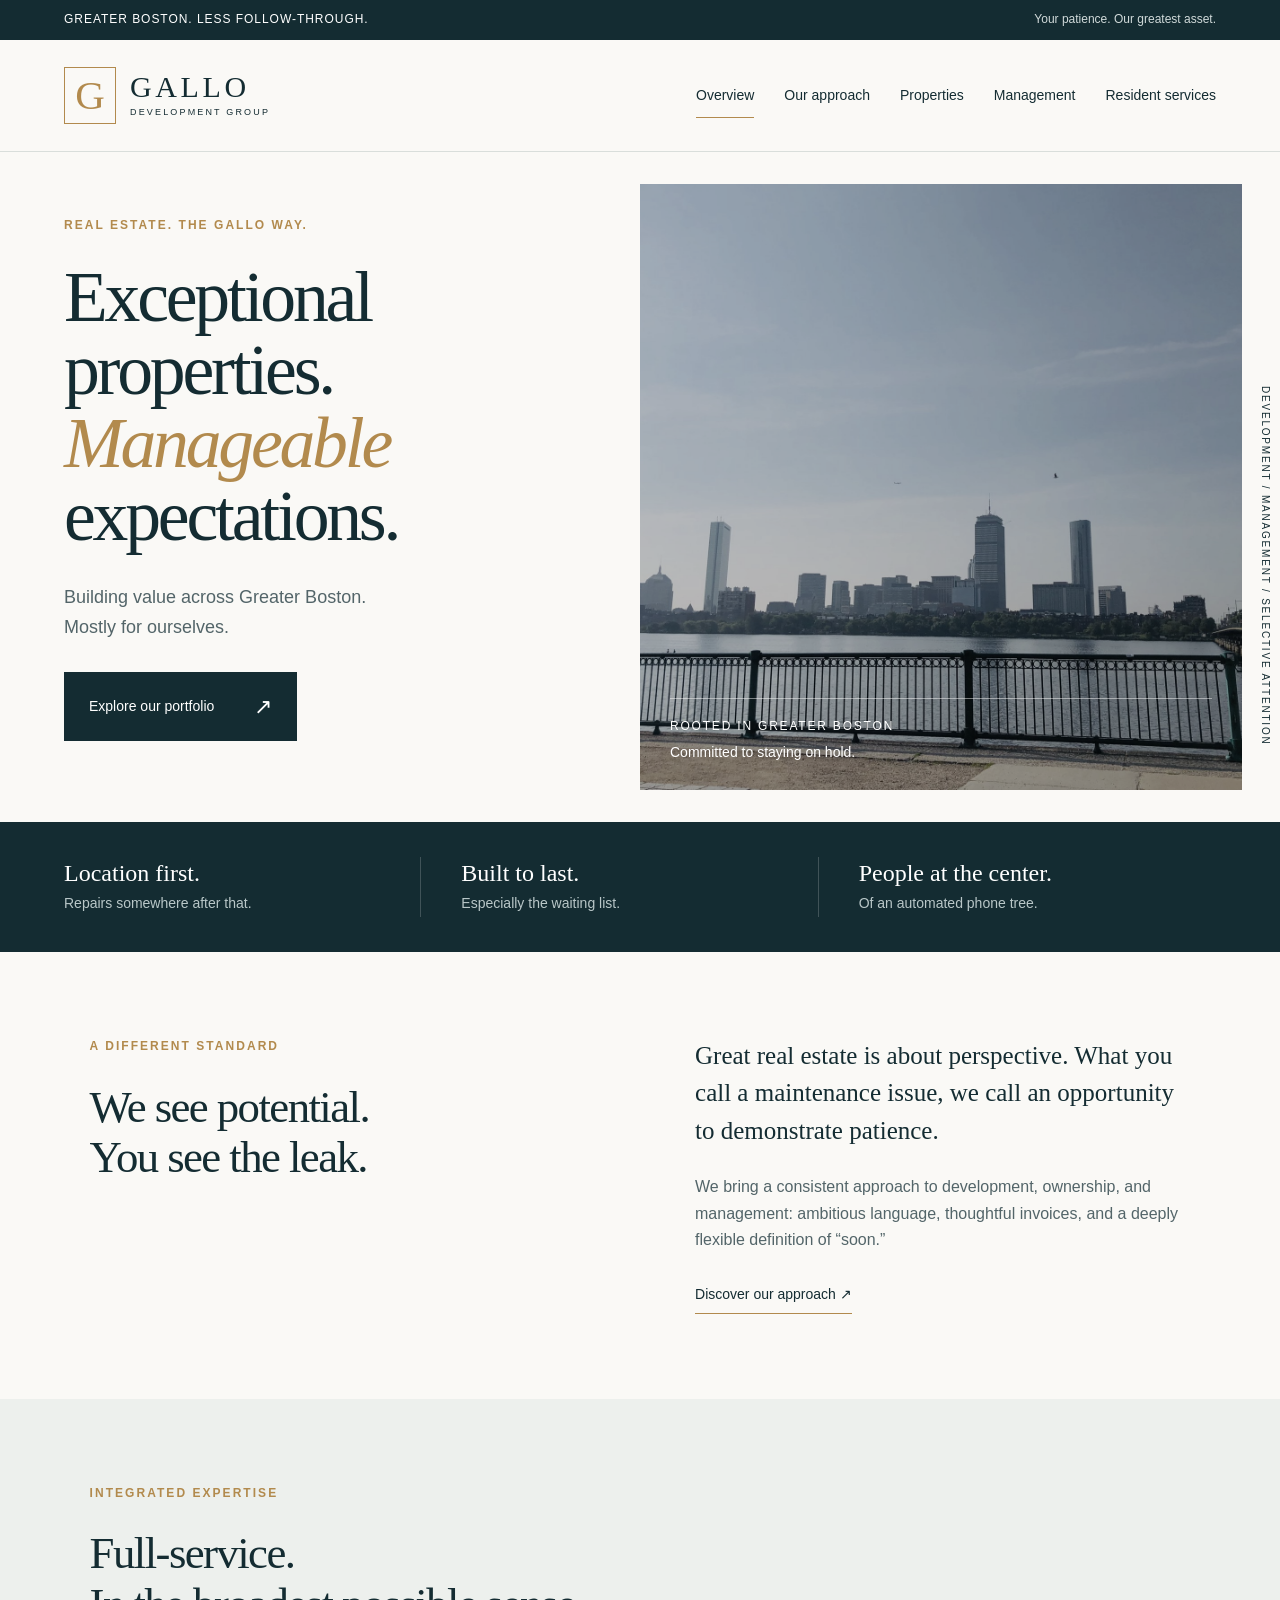
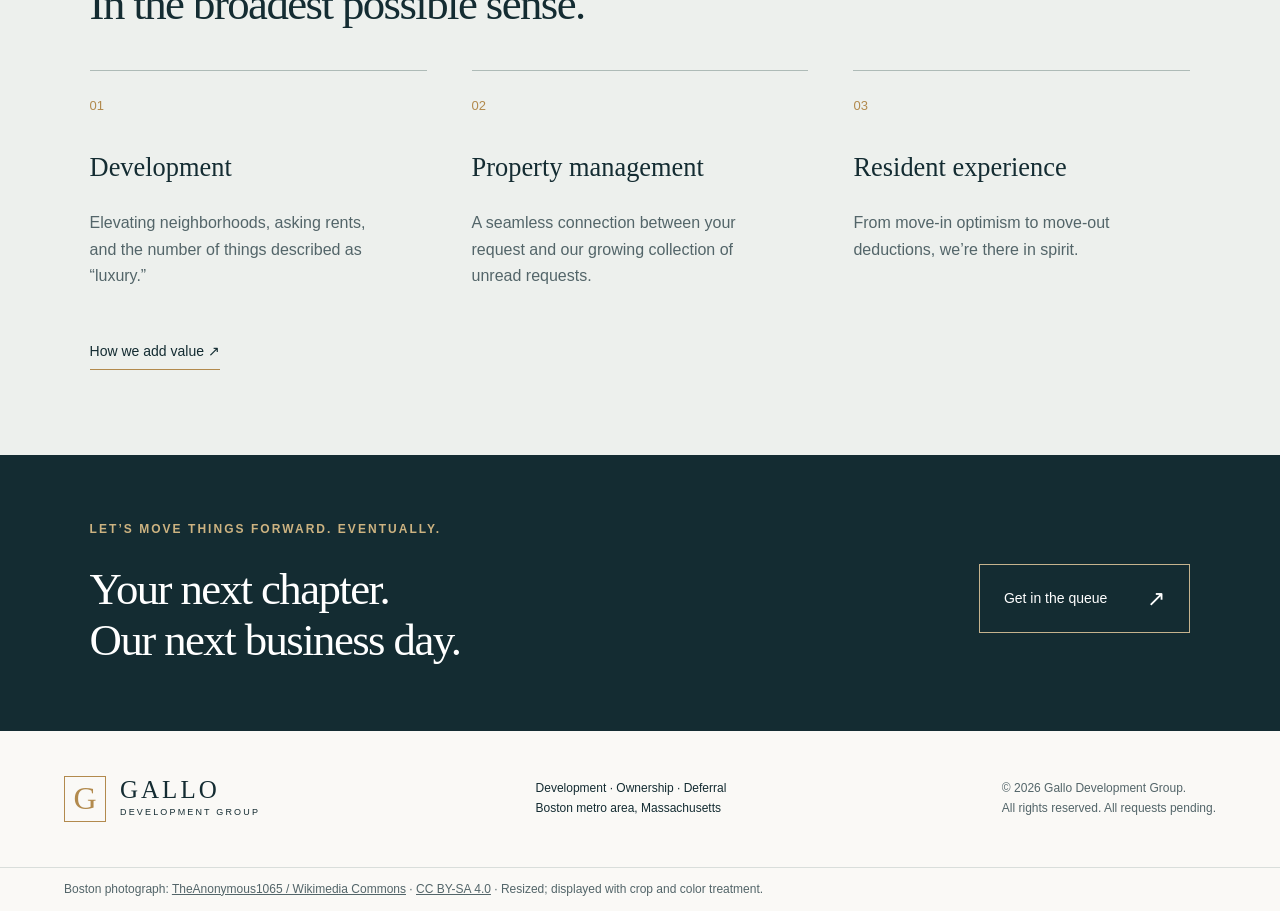
<file: index.html>
<!doctype html><html lang="en"><head><meta charset="utf-8"><meta name="viewport" content="width=device-width,initial-scale=1"><title>Greater Boston. Lower expectations. | Gallo Development Group</title><meta name="description" content="Gallo Development Group. Greater Boston properties. Lower expectations. A higher standard of doing the minimum."><link rel="icon" href="assets/favicon.svg" type="image/svg+xml"><link rel="stylesheet" href="assets/style.css"><script src="assets/site.js" defer></script></head><body><a class="skip" href="#main">Skip to content</a><div class="topline"><span>GREATER BOSTON. LESS FOLLOW-THROUGH.</span><a href="residents.html">Your patience. Our greatest asset.</a></div><header><a class="brand" href="index.html" aria-label="Gallo Development Group home"><span class="monogram">G</span><span>GALLO<small>DEVELOPMENT GROUP</small></span></a><button class="menu" aria-label="Toggle navigation" aria-expanded="false" aria-controls="navigation">Menu +</button><nav id="navigation"><a href="index.html" aria-current="page">Overview</a><a href="about.html">Our approach</a><a href="properties.html">Properties</a><a href="management.html">Management</a><a href="residents.html">Resident services</a></nav></header><main id="main"><section class="hero"><div class="hero-copy"><span class="eyebrow">REAL ESTATE. THE GALLO WAY.</span><h1>Exceptional<br>properties.<br><em>Manageable</em><br>expectations.</h1><p>Building value across Greater Boston.<br>Mostly for ourselves.</p><a class="button" href="properties.html">Explore our portfolio <span>↗</span></a></div><div class="hero-image"><img src="assets/boston.jpg" alt="Boston skyline viewed across the Charles River"><div class="image-caption"><span>ROOTED IN GREATER BOSTON</span><span>Committed to staying on hold.</span></div></div><span class="vertical">DEVELOPMENT / MANAGEMENT / SELECTIVE ATTENTION</span></section><section class="ribbon"><div><strong>Location first.</strong><span>Repairs somewhere after that.</span></div><div><strong>Built to last.</strong><span>Especially the waiting list.</span></div><div><strong>People at the center.</strong><span>Of an automated phone tree.</span></div></section><section class="section split"><div><span class="eyebrow">A DIFFERENT STANDARD</span><h2>We see potential.<br>You see the leak.</h2></div><div><p class="lead">Great real estate is about perspective. What you call a maintenance issue, we call an opportunity to demonstrate patience.</p><p>We bring a consistent approach to development, ownership, and management: ambitious language, thoughtful invoices, and a deeply flexible definition of “soon.”</p><a class="text-link" href="about.html">Discover our approach ↗</a></div></section><section class="section tinted"><span class="eyebrow">INTEGRATED EXPERTISE</span><h2>Full-service.<br>In the broadest possible sense.</h2><div class="cards"><article><span class="number">01</span><h3>Development</h3><p>Elevating neighborhoods, asking rents, and the number of things described as “luxury.”</p></article><article><span class="number">02</span><h3>Property management</h3><p>A seamless connection between your request and our growing collection of unread requests.</p></article><article><span class="number">03</span><h3>Resident experience</h3><p>From move-in optimism to move-out deductions, we’re there in spirit.</p></article></div><a class="text-link" href="management.html">How we add value ↗</a></section></main><section class="closing"><div><span class="eyebrow">LET’S MOVE THINGS FORWARD. EVENTUALLY.</span><h2>Your next chapter.<br>Our next business day.</h2></div><a class="button light" href="residents.html">Get in the queue <span>↗</span></a></section><footer><a class="brand" href="index.html"><span class="monogram">G</span><span>GALLO<small>DEVELOPMENT GROUP</small></span></a><div>Development · Ownership · Deferral<br>Boston metro area, Massachusetts</div><p>© 2026 Gallo Development Group.<br>All rights reserved. All requests pending.</p></footer><div class="photo-credit">Boston photograph: <a href="https://commons.wikimedia.org/wiki/File:Boston_Skyline_from_MIT_July_2021.jpg">TheAnonymous1065 / Wikimedia Commons</a> · <a href="https://creativecommons.org/licenses/by-sa/4.0/">CC BY-SA 4.0</a> · Resized; displayed with crop and color treatment.</div></body></html>
</file>
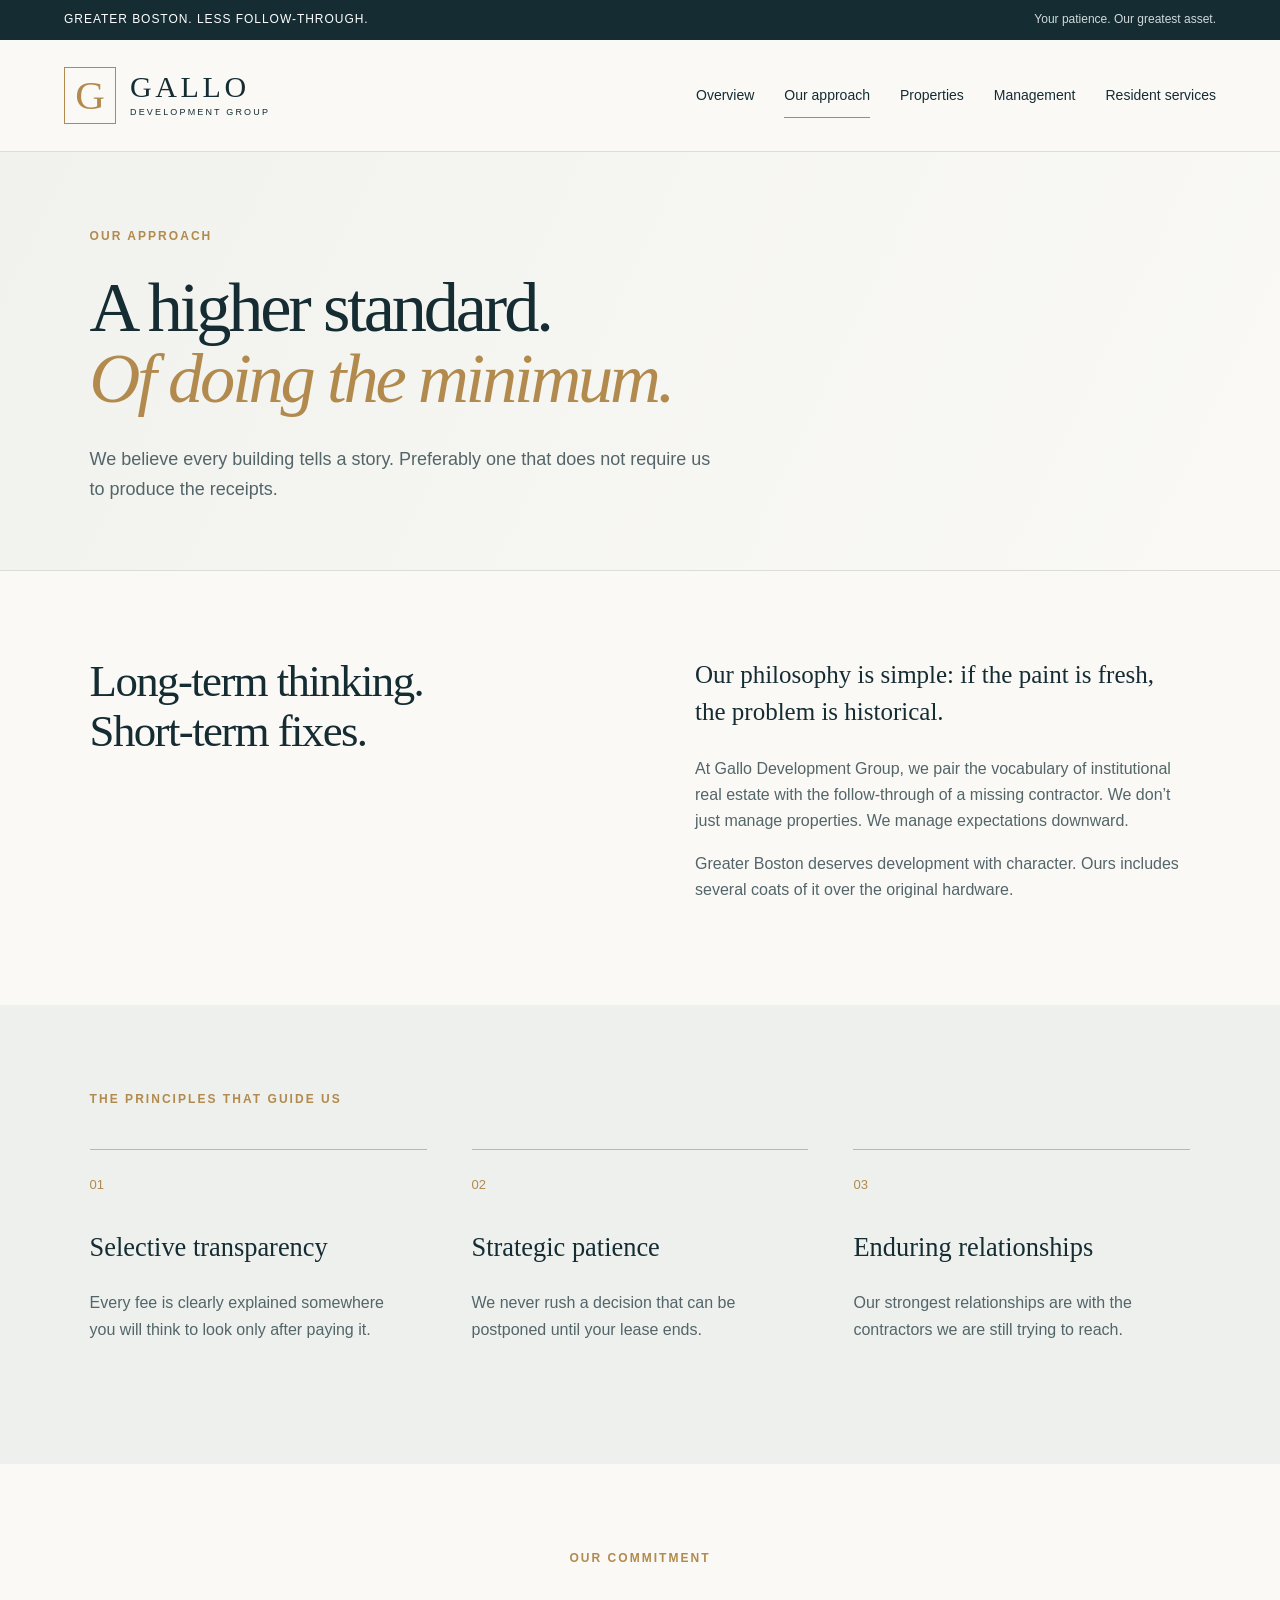
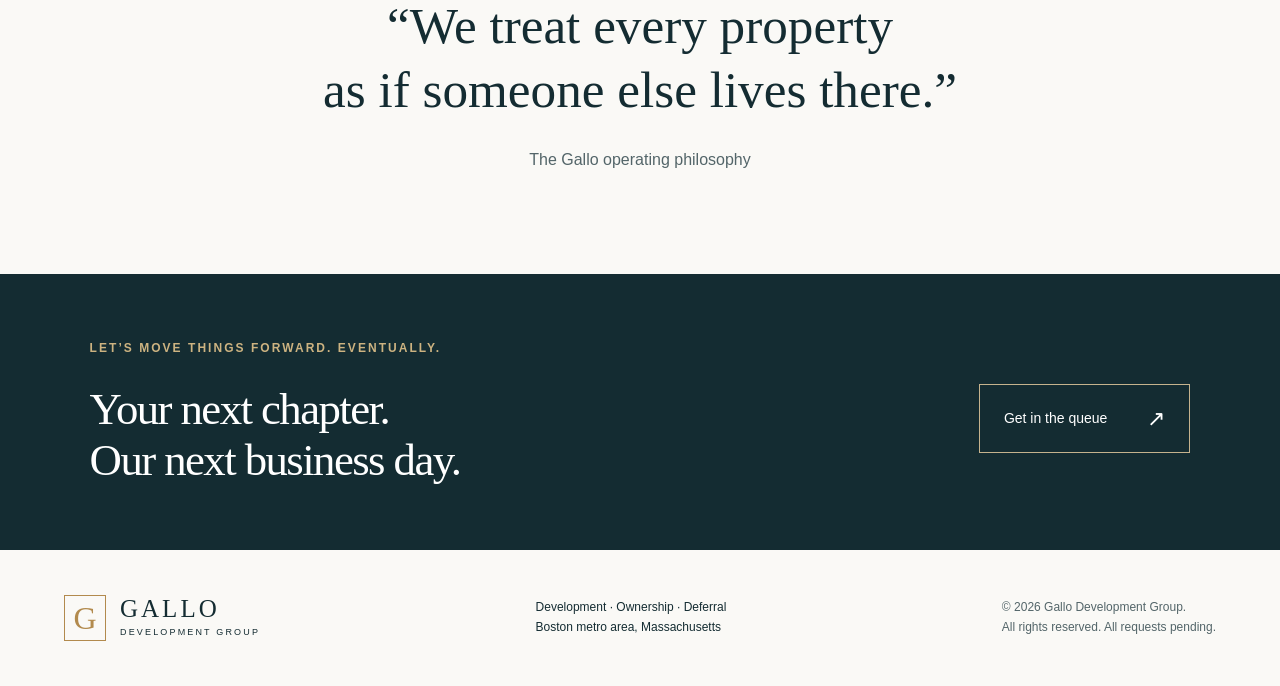
<file: about.html>
<!doctype html><html lang="en"><head><meta charset="utf-8"><meta name="viewport" content="width=device-width,initial-scale=1"><title>Our approach | Gallo Development Group</title><meta name="description" content="Gallo Development Group. Greater Boston properties. Lower expectations. A higher standard of doing the minimum."><link rel="icon" href="assets/favicon.svg" type="image/svg+xml"><link rel="stylesheet" href="assets/style.css"><script src="assets/site.js" defer></script></head><body><a class="skip" href="#main">Skip to content</a><div class="topline"><span>GREATER BOSTON. LESS FOLLOW-THROUGH.</span><a href="residents.html">Your patience. Our greatest asset.</a></div><header><a class="brand" href="index.html" aria-label="Gallo Development Group home"><span class="monogram">G</span><span>GALLO<small>DEVELOPMENT GROUP</small></span></a><button class="menu" aria-label="Toggle navigation" aria-expanded="false" aria-controls="navigation">Menu +</button><nav id="navigation"><a href="index.html">Overview</a><a href="about.html" aria-current="page">Our approach</a><a href="properties.html">Properties</a><a href="management.html">Management</a><a href="residents.html">Resident services</a></nav></header><main id="main"><section class="intro"><span class="eyebrow">OUR APPROACH</span><h1>A higher standard.<br><em>Of doing the minimum.</em></h1><p>We believe every building tells a story. Preferably one that does not require us to produce the receipts.</p></section><section class="section split"><h2>Long-term thinking.<br>Short-term fixes.</h2><div><p class="lead">Our philosophy is simple: if the paint is fresh, the problem is historical.</p><p>At Gallo Development Group, we pair the vocabulary of institutional real estate with the follow-through of a missing contractor. We don’t just manage properties. We manage expectations downward.</p><p>Greater Boston deserves development with character. Ours includes several coats of it over the original hardware.</p></div></section><section class="section tinted"><span class="eyebrow">THE PRINCIPLES THAT GUIDE US</span><div class="cards"><article><span class="number">01</span><h3>Selective transparency</h3><p>Every fee is clearly explained somewhere you will think to look only after paying it.</p></article><article><span class="number">02</span><h3>Strategic patience</h3><p>We never rush a decision that can be postponed until your lease ends.</p></article><article><span class="number">03</span><h3>Enduring relationships</h3><p>Our strongest relationships are with the contractors we are still trying to reach.</p></article></div></section><section class="quote"><span class="eyebrow">OUR COMMITMENT</span><blockquote>“We treat every property<br>as if someone else lives there.”</blockquote><p>The Gallo operating philosophy</p></section></main><section class="closing"><div><span class="eyebrow">LET’S MOVE THINGS FORWARD. EVENTUALLY.</span><h2>Your next chapter.<br>Our next business day.</h2></div><a class="button light" href="residents.html">Get in the queue <span>↗</span></a></section><footer><a class="brand" href="index.html"><span class="monogram">G</span><span>GALLO<small>DEVELOPMENT GROUP</small></span></a><div>Development · Ownership · Deferral<br>Boston metro area, Massachusetts</div><p>© 2026 Gallo Development Group.<br>All rights reserved. All requests pending.</p></footer></body></html>
</file>
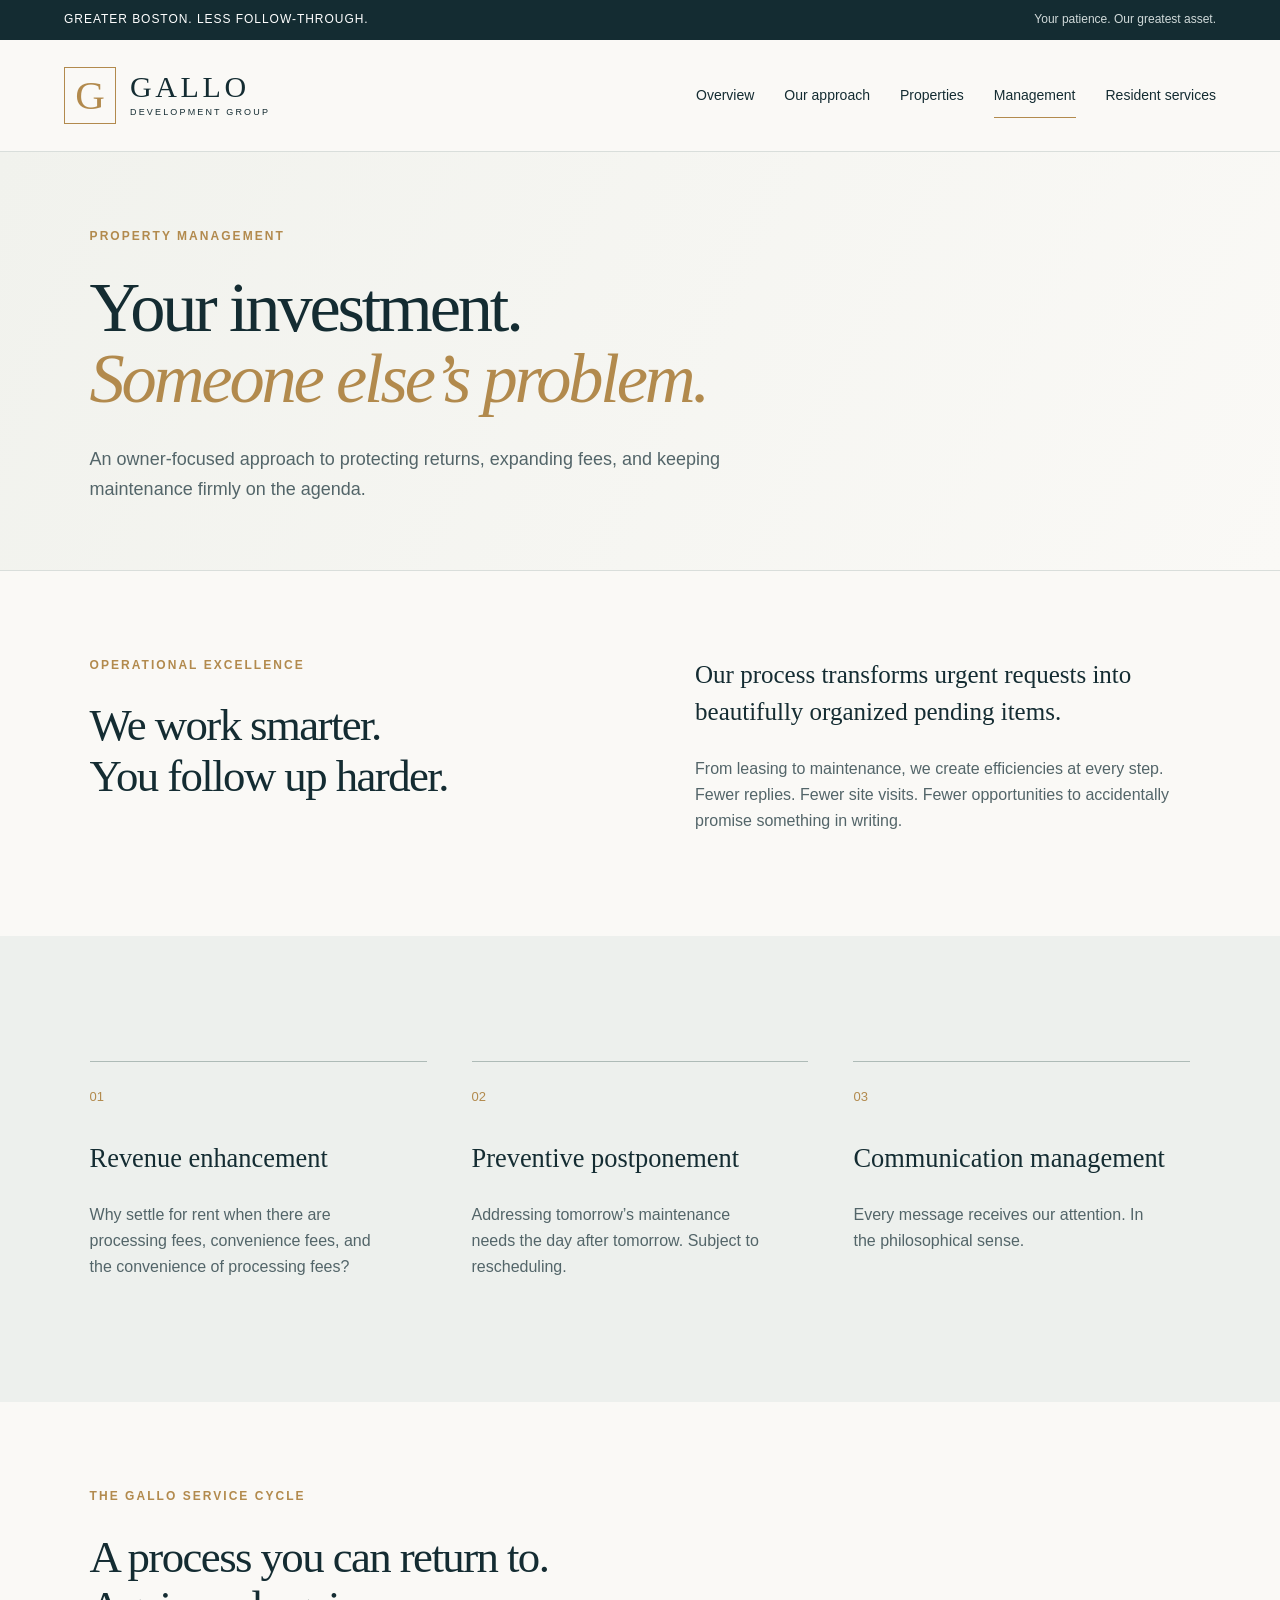
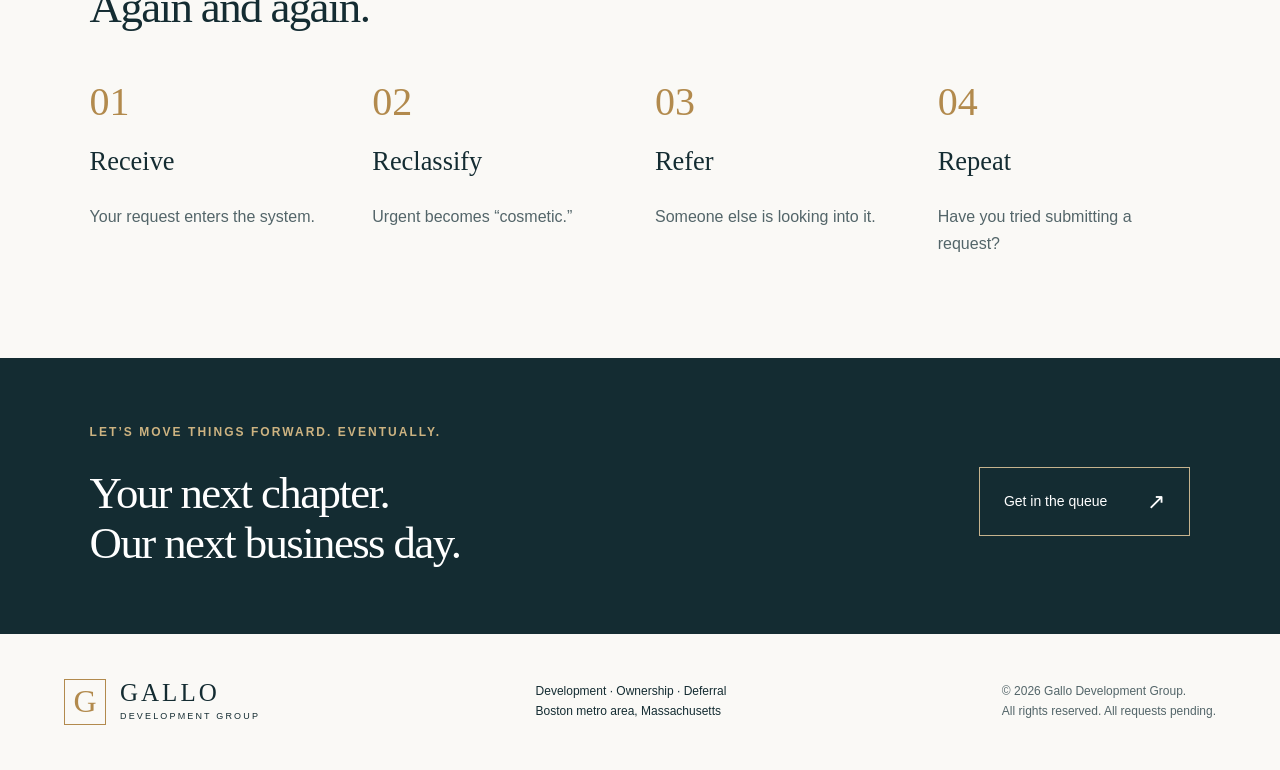
<file: management.html>
<!doctype html><html lang="en"><head><meta charset="utf-8"><meta name="viewport" content="width=device-width,initial-scale=1"><title>Property management | Gallo Development Group</title><meta name="description" content="Gallo Development Group. Greater Boston properties. Lower expectations. A higher standard of doing the minimum."><link rel="icon" href="assets/favicon.svg" type="image/svg+xml"><link rel="stylesheet" href="assets/style.css"><script src="assets/site.js" defer></script></head><body><a class="skip" href="#main">Skip to content</a><div class="topline"><span>GREATER BOSTON. LESS FOLLOW-THROUGH.</span><a href="residents.html">Your patience. Our greatest asset.</a></div><header><a class="brand" href="index.html" aria-label="Gallo Development Group home"><span class="monogram">G</span><span>GALLO<small>DEVELOPMENT GROUP</small></span></a><button class="menu" aria-label="Toggle navigation" aria-expanded="false" aria-controls="navigation">Menu +</button><nav id="navigation"><a href="index.html">Overview</a><a href="about.html">Our approach</a><a href="properties.html">Properties</a><a href="management.html" aria-current="page">Management</a><a href="residents.html">Resident services</a></nav></header><main id="main"><section class="intro"><span class="eyebrow">PROPERTY MANAGEMENT</span><h1>Your investment.<br><em>Someone else’s problem.</em></h1><p>An owner-focused approach to protecting returns, expanding fees, and keeping maintenance firmly on the agenda.</p></section><section class="section split"><div><span class="eyebrow">OPERATIONAL EXCELLENCE</span><h2>We work smarter.<br>You follow up harder.</h2></div><div><p class="lead">Our process transforms urgent requests into beautifully organized pending items.</p><p>From leasing to maintenance, we create efficiencies at every step. Fewer replies. Fewer site visits. Fewer opportunities to accidentally promise something in writing.</p></div></section><section class="section tinted"><div class="cards"><article><span class="number">01</span><h3>Revenue enhancement</h3><p>Why settle for rent when there are processing fees, convenience fees, and the convenience of processing fees?</p></article><article><span class="number">02</span><h3>Preventive postponement</h3><p>Addressing tomorrow’s maintenance needs the day after tomorrow. Subject to rescheduling.</p></article><article><span class="number">03</span><h3>Communication management</h3><p>Every message receives our attention. In the philosophical sense.</p></article></div></section><section class="section"><span class="eyebrow">THE GALLO SERVICE CYCLE</span><h2>A process you can return to.<br>Again and again.</h2><div class="steps"><div><b>01</b><h3>Receive</h3><p>Your request enters the system.</p></div><div><b>02</b><h3>Reclassify</h3><p>Urgent becomes “cosmetic.”</p></div><div><b>03</b><h3>Refer</h3><p>Someone else is looking into it.</p></div><div><b>04</b><h3>Repeat</h3><p>Have you tried submitting a request?</p></div></div></section></main><section class="closing"><div><span class="eyebrow">LET’S MOVE THINGS FORWARD. EVENTUALLY.</span><h2>Your next chapter.<br>Our next business day.</h2></div><a class="button light" href="residents.html">Get in the queue <span>↗</span></a></section><footer><a class="brand" href="index.html"><span class="monogram">G</span><span>GALLO<small>DEVELOPMENT GROUP</small></span></a><div>Development · Ownership · Deferral<br>Boston metro area, Massachusetts</div><p>© 2026 Gallo Development Group.<br>All rights reserved. All requests pending.</p></footer></body></html>
</file>
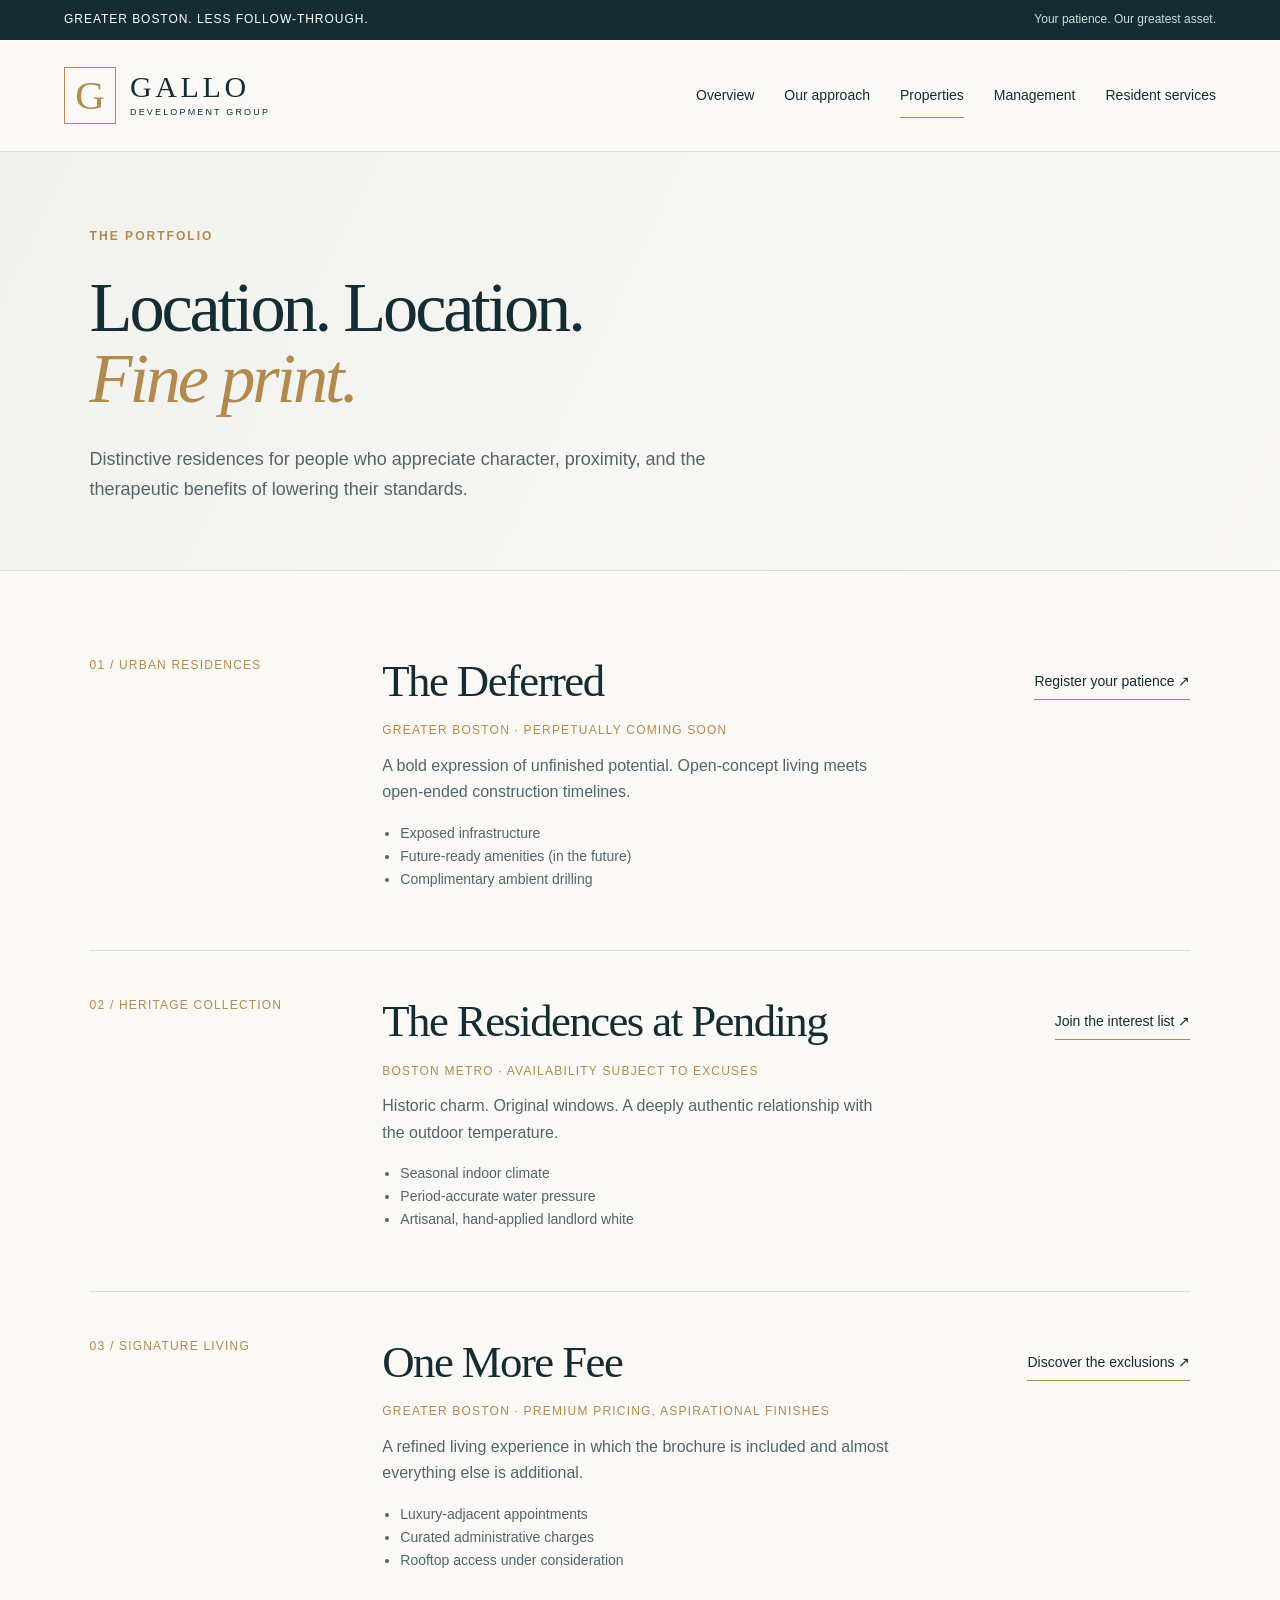
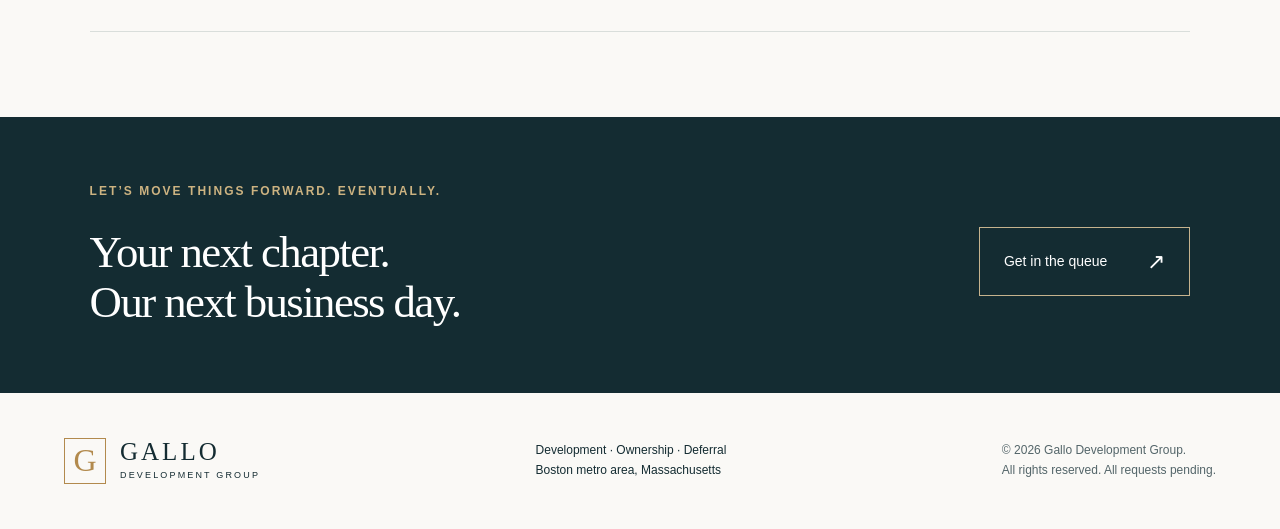
<file: properties.html>
<!doctype html><html lang="en"><head><meta charset="utf-8"><meta name="viewport" content="width=device-width,initial-scale=1"><title>Our properties | Gallo Development Group</title><meta name="description" content="Gallo Development Group. Greater Boston properties. Lower expectations. A higher standard of doing the minimum."><link rel="icon" href="assets/favicon.svg" type="image/svg+xml"><link rel="stylesheet" href="assets/style.css"><script src="assets/site.js" defer></script></head><body><a class="skip" href="#main">Skip to content</a><div class="topline"><span>GREATER BOSTON. LESS FOLLOW-THROUGH.</span><a href="residents.html">Your patience. Our greatest asset.</a></div><header><a class="brand" href="index.html" aria-label="Gallo Development Group home"><span class="monogram">G</span><span>GALLO<small>DEVELOPMENT GROUP</small></span></a><button class="menu" aria-label="Toggle navigation" aria-expanded="false" aria-controls="navigation">Menu +</button><nav id="navigation"><a href="index.html">Overview</a><a href="about.html">Our approach</a><a href="properties.html" aria-current="page">Properties</a><a href="management.html">Management</a><a href="residents.html">Resident services</a></nav></header><main id="main"><section class="intro"><span class="eyebrow">THE PORTFOLIO</span><h1>Location. Location.<br><em>Fine print.</em></h1><p>Distinctive residences for people who appreciate character, proximity, and the therapeutic benefits of lowering their standards.</p></section><section class="section property-list"><article class="property"><div class="property-num">01 / URBAN RESIDENCES</div><div><h2>The Deferred</h2><p class="location">GREATER BOSTON · PERPETUALLY COMING SOON</p><p>A bold expression of unfinished potential. Open-concept living meets open-ended construction timelines.</p><ul><li>Exposed infrastructure</li><li>Future-ready amenities (in the future)</li><li>Complimentary ambient drilling</li></ul></div><a class="text-link" href="residents.html?topic=leasing">Register your patience ↗</a></article><article class="property"><div class="property-num">02 / HERITAGE COLLECTION</div><div><h2>The Residences at Pending</h2><p class="location">BOSTON METRO · AVAILABILITY SUBJECT TO EXCUSES</p><p>Historic charm. Original windows. A deeply authentic relationship with the outdoor temperature.</p><ul><li>Seasonal indoor climate</li><li>Period-accurate water pressure</li><li>Artisanal, hand-applied landlord white</li></ul></div><a class="text-link" href="residents.html?topic=leasing">Join the interest list ↗</a></article><article class="property"><div class="property-num">03 / SIGNATURE LIVING</div><div><h2>One More Fee</h2><p class="location">GREATER BOSTON · PREMIUM PRICING, ASPIRATIONAL FINISHES</p><p>A refined living experience in which the brochure is included and almost everything else is additional.</p><ul><li>Luxury-adjacent appointments</li><li>Curated administrative charges</li><li>Rooftop access under consideration</li></ul></div><a class="text-link" href="residents.html?topic=leasing">Discover the exclusions ↗</a></article></section></main><section class="closing"><div><span class="eyebrow">LET’S MOVE THINGS FORWARD. EVENTUALLY.</span><h2>Your next chapter.<br>Our next business day.</h2></div><a class="button light" href="residents.html">Get in the queue <span>↗</span></a></section><footer><a class="brand" href="index.html"><span class="monogram">G</span><span>GALLO<small>DEVELOPMENT GROUP</small></span></a><div>Development · Ownership · Deferral<br>Boston metro area, Massachusetts</div><p>© 2026 Gallo Development Group.<br>All rights reserved. All requests pending.</p></footer></body></html>
</file>
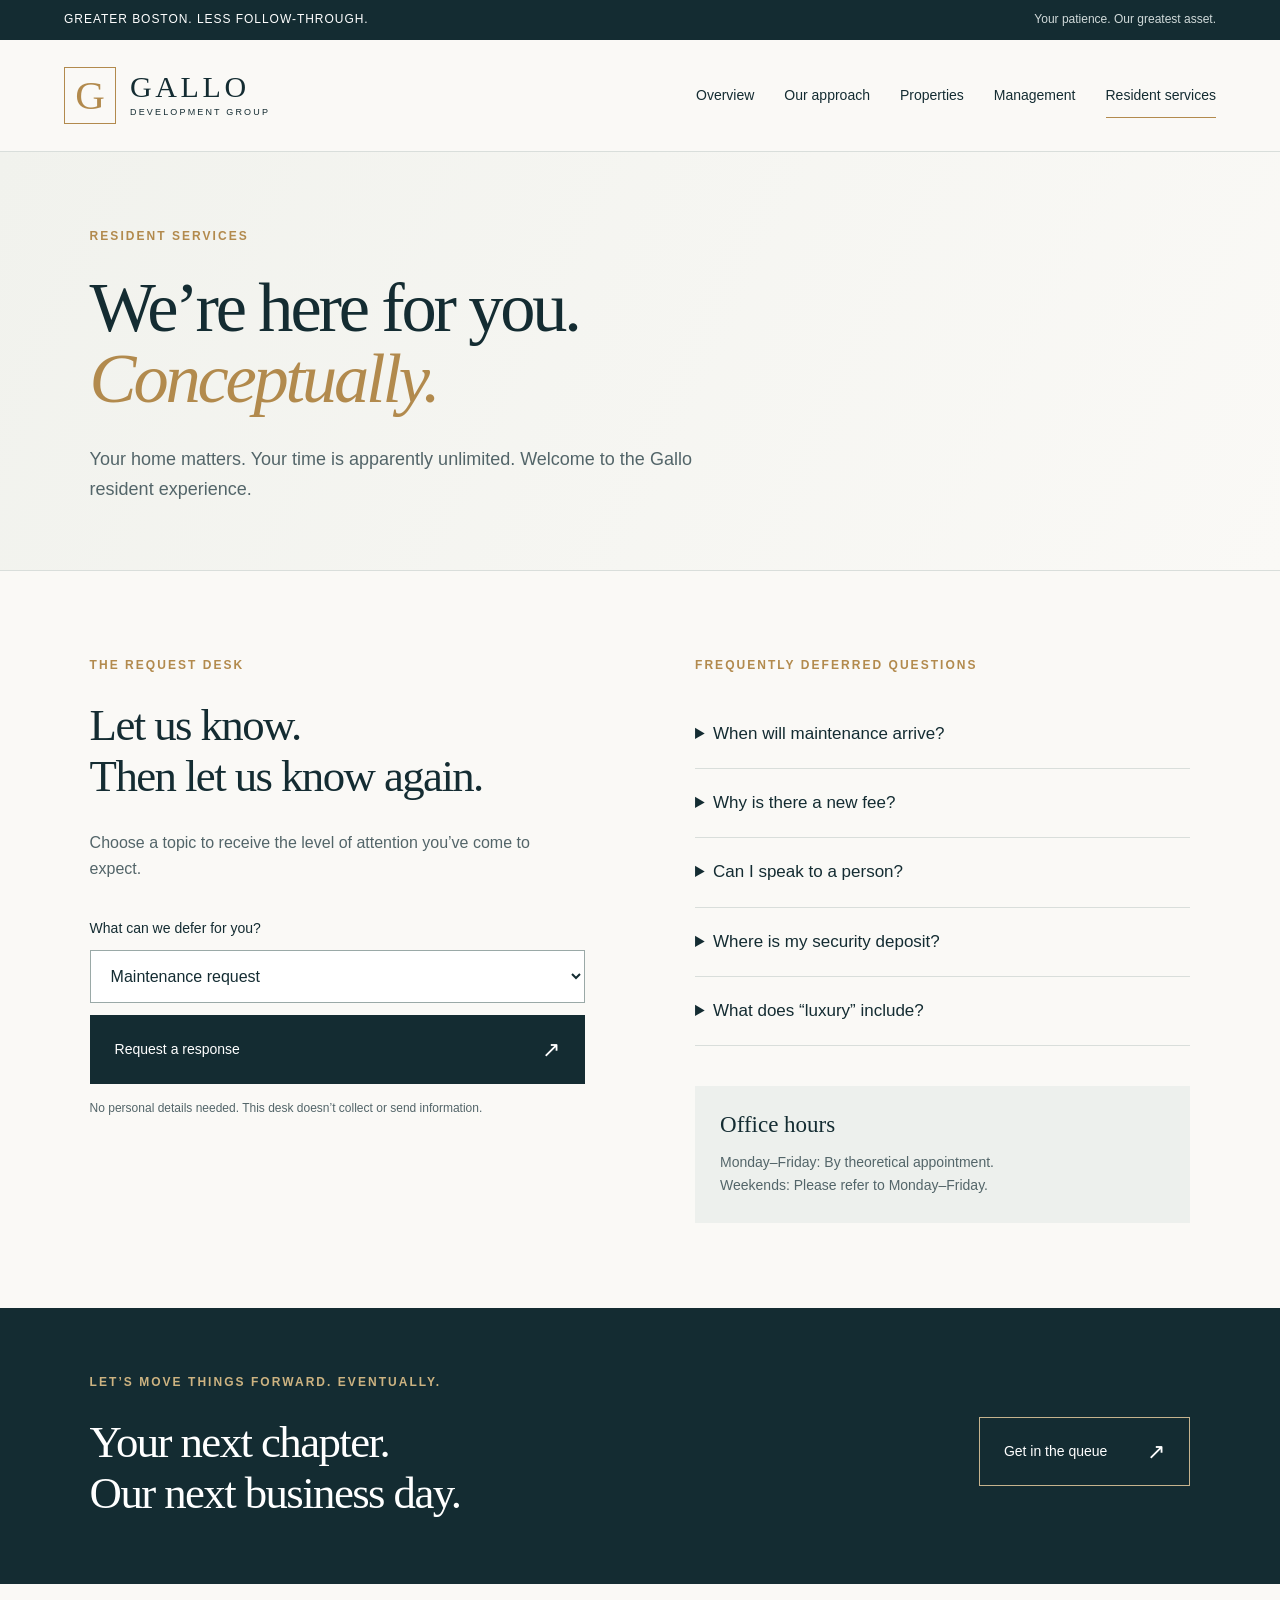
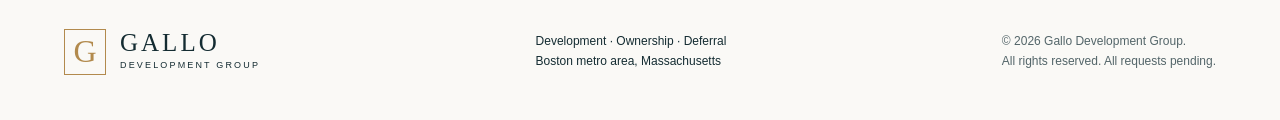
<file: residents.html>
<!doctype html><html lang="en"><head><meta charset="utf-8"><meta name="viewport" content="width=device-width,initial-scale=1"><title>Resident services | Gallo Development Group</title><meta name="description" content="Gallo Development Group. Greater Boston properties. Lower expectations. A higher standard of doing the minimum."><link rel="icon" href="assets/favicon.svg" type="image/svg+xml"><link rel="stylesheet" href="assets/style.css"><script src="assets/site.js" defer></script></head><body><a class="skip" href="#main">Skip to content</a><div class="topline"><span>GREATER BOSTON. LESS FOLLOW-THROUGH.</span><a href="residents.html">Your patience. Our greatest asset.</a></div><header><a class="brand" href="index.html" aria-label="Gallo Development Group home"><span class="monogram">G</span><span>GALLO<small>DEVELOPMENT GROUP</small></span></a><button class="menu" aria-label="Toggle navigation" aria-expanded="false" aria-controls="navigation">Menu +</button><nav id="navigation"><a href="index.html">Overview</a><a href="about.html">Our approach</a><a href="properties.html">Properties</a><a href="management.html">Management</a><a href="residents.html" aria-current="page">Resident services</a></nav></header><main id="main"><section class="intro"><span class="eyebrow">RESIDENT SERVICES</span><h1>We’re here for you.<br><em>Conceptually.</em></h1><p>Your home matters. Your time is apparently unlimited. Welcome to the Gallo resident experience.</p></section><section class="section service-grid"><div><span class="eyebrow">THE REQUEST DESK</span><h2>Let us know.<br>Then let us know again.</h2><p>Choose a topic to receive the level of attention you’ve come to expect.</p><form id="request-form"><label for="topic">What can we defer for you?</label><select id="topic" name="topic"><option value="maintenance">Maintenance request</option><option value="leasing">Leasing inquiry</option><option value="fees">A mysterious fee</option><option value="deposit">Security deposit status</option><option value="noise">Noise complaint</option></select><button class="button" type="submit">Request a response <span>↗</span></button><p class="form-note">No personal details needed. This desk doesn’t collect or send information.</p><div id="response" class="response" role="status" hidden></div></form></div><aside><span class="eyebrow">FREQUENTLY DEFERRED QUESTIONS</span><details><summary>When will maintenance arrive?</summary><p>During a convenient window between “we’ve contacted someone” and “have you tried contacting someone?”</p></details><details><summary>Why is there a new fee?</summary><p>Our team continuously identifies new opportunities to provide you with an itemized experience.</p></details><details><summary>Can I speak to a person?</summary><p>Absolutely. We recommend a friend, a neighbor, or anyone currently answering their phone.</p></details><details><summary>Where is my security deposit?</summary><p>It has entered our proprietary review process: a careful assessment of how much normal wear can be described as extraordinary.</p></details><details><summary>What does “luxury” include?</summary><p>The word “luxury,” prominently featured in your listing. Other inclusions vary.</p></details><div class="office"><h3>Office hours</h3><p>Monday–Friday: By theoretical appointment.<br>Weekends: Please refer to Monday–Friday.</p></div></aside></section></main><section class="closing"><div><span class="eyebrow">LET’S MOVE THINGS FORWARD. EVENTUALLY.</span><h2>Your next chapter.<br>Our next business day.</h2></div><a class="button light" href="residents.html">Get in the queue <span>↗</span></a></section><footer><a class="brand" href="index.html"><span class="monogram">G</span><span>GALLO<small>DEVELOPMENT GROUP</small></span></a><div>Development · Ownership · Deferral<br>Boston metro area, Massachusetts</div><p>© 2026 Gallo Development Group.<br>All rights reserved. All requests pending.</p></footer></body></html>
</file>
<file: assets/style.css>
:root{--ink:#142c32;--gold:#b28a4d;--paper:#faf9f6;--line:#d9dedb;--muted:#536569}*{box-sizing:border-box}body{margin:0;background:var(--paper);color:var(--ink);font:16px/1.65 Arial,Helvetica,sans-serif}a{color:inherit;text-decoration:none}a,button,select,summary{-webkit-tap-highlight-color:transparent}a:focus-visible,button:focus-visible,select:focus-visible,summary:focus-visible{outline:3px solid var(--gold);outline-offset:5px}h1,h2,h3,p{margin-top:0}h1,h2,blockquote{font-family:Georgia,'Times New Roman',serif;font-weight:400}h1{font-size:clamp(3rem,5.6vw,6rem);line-height:1.02;letter-spacing:-.045em;margin-bottom:30px}h2{font-size:clamp(2.2rem,3.5vw,3.7rem);line-height:1.13;letter-spacing:-.035em;margin-bottom:28px}h3{font-family:Georgia,serif;font-size:1.65rem;font-weight:400;line-height:1.25}p{color:var(--muted)}em{font-weight:400;color:var(--gold)}.topline{background:var(--ink);color:#fff;display:flex;justify-content:space-between;padding:10px 5%;font-size:12px;letter-spacing:.08em}.topline a{color:#d1dada;letter-spacing:0}header{display:flex;align-items:center;justify-content:space-between;padding:27px 5%;border-bottom:1px solid var(--line);gap:30px}.brand{display:flex;align-items:center;gap:14px;font-family:Georgia,serif;font-size:30px;line-height:1.1;letter-spacing:.12em}.brand small{display:block;font:9px/2 Arial,sans-serif;letter-spacing:.24em;white-space:nowrap}.monogram{width:52px;height:57px;border:1px solid var(--gold);color:var(--gold);display:grid;place-items:center;font-size:41px;letter-spacing:0}nav{display:flex;gap:30px;font-size:14px}nav a{padding:10px 0}nav a[aria-current],nav a:hover{box-shadow:0 1px var(--gold)}.menu{display:none}.hero{position:relative;display:grid;grid-template-columns:1fr 1fr;min-height:670px}.hero-copy{padding:64px 9% 65px 10%}.eyebrow{display:block;font-size:12px;font-weight:bold;letter-spacing:.17em;color:var(--gold);margin-bottom:25px}.hero-copy p{font-size:18px}.button{display:inline-flex;align-items:center;justify-content:space-between;gap:40px;padding:17px 24px;background:var(--ink);color:white;font:14px/1.5 Arial,sans-serif;border:1px solid var(--ink);cursor:pointer;margin-top:12px;transition:background .15s}.button:hover{background:#2d474b}.button span{font-size:22px}.hero-image{position:relative;background:#687b7d;overflow:hidden;margin:32px 6% 32px 0}.hero-image img{display:block;width:100%;height:100%;position:absolute;object-fit:cover;object-position:54% 50%;filter:brightness(.79) saturate(.7)}.image-caption{position:absolute;left:30px;right:30px;bottom:26px;color:white;border-top:1px solid #ffffff75;padding-top:18px;display:flex;flex-direction:column;gap:4px;font-size:14px}.image-caption span:first-child{font-size:12px;letter-spacing:.15em}.vertical{position:absolute;right:7px;top:35%;writing-mode:vertical-rl;letter-spacing:.18em;font-size:10px}.ribbon{background:var(--ink);color:white;padding:35px 5%;display:grid;grid-template-columns:repeat(3,1fr);gap:40px}.ribbon div{border-right:1px solid #ffffff30;padding-right:30px}.ribbon div:last-child{border:none}.ribbon strong{display:block;font:24px/1.4 Georgia,serif}.ribbon span{font-size:14px;color:#b9c7c8}.section{padding:85px 7%}.split{display:grid;grid-template-columns:1fr 1fr;gap:10%}.lead{font:25px/1.5 Georgia,serif;color:var(--ink)}.text-link{display:inline-block;border-bottom:1px solid var(--gold);padding-bottom:6px;margin-top:14px;font-size:14px}.tinted{background:#edf0ed}.cards{display:grid;grid-template-columns:repeat(3,1fr);gap:45px;margin:40px 0 20px}.cards article{border-top:1px solid #aebbb7;padding-top:24px}.number{display:block;color:var(--gold);font-size:13px;margin-bottom:35px}.cards p{max-width:34ch}.closing{margin:0;background:var(--ink);color:white;padding:65px 7%;display:flex;align-items:center;justify-content:space-between;gap:40px}.closing h2{margin:0}.light{background:transparent;border-color:#c6b38e;color:white}.closing .eyebrow{color:#cdb381}footer{padding:45px 5%;display:flex;justify-content:space-between;gap:30px;align-items:center;font-size:12px}footer p{margin:0}footer .brand{font-size:25px}footer .monogram{width:42px;height:46px;font-size:32px}.intro{padding:75px 7% 65px;border-bottom:1px solid var(--line);background:linear-gradient(115deg,#f1f2ed,var(--paper))}.intro h1{font-size:clamp(3rem,5.5vw,5.5rem)}.intro p{font-size:18px;max-width:640px;margin-bottom:0}.quote{padding:85px 7%;text-align:center}blockquote{font-size:clamp(2rem,4vw,4rem);line-height:1.25;margin:25px 0}.property{display:grid;grid-template-columns:1fr 2fr 1fr;gap:35px;padding:45px 0;border-bottom:1px solid var(--line);align-items:start}.property:first-child{padding-top:0}.property h2{margin-bottom:15px}.property-num,.location{font-size:12px;letter-spacing:.1em;color:var(--gold)}.property .text-link{justify-self:end;white-space:nowrap}.property ul{padding-left:18px;color:var(--muted);font-size:14px}.steps{display:grid;grid-template-columns:repeat(4,1fr);gap:30px;margin-top:45px}.steps b{font:40px Georgia;color:var(--gold)}.steps h3{margin-top:20px}.service-grid{display:grid;grid-template-columns:1fr 1fr;gap:10%}form{margin-top:35px}label{display:block;font-size:14px;margin-bottom:10px}select{width:100%;padding:16px;background:white;border:1px solid #9aa9a7;border-radius:0;color:var(--ink);font:16px Arial}form .button{width:100%}.form-note{font-size:12px;margin:15px 0}.response{padding:22px;background:#e5eae3;border-left:3px solid var(--gold);font:20px/1.5 Georgia}details{border-bottom:1px solid var(--line);padding:20px 0}summary{font-size:17px;cursor:pointer}details p{margin-top:15px;margin-bottom:0}.office{margin-top:40px;padding:25px;background:#edf0ed}.office h3{font-size:23px;margin-bottom:12px}.office p{font-size:14px;margin:0}.skip{position:absolute;left:15px;top:-100px;background:white;padding:12px;z-index:20}.skip:focus{top:10px}.photo-credit{font-size:12px;padding:12px 5%;border-top:1px solid var(--line);color:var(--muted)}.photo-credit a{text-decoration:underline}
@media(min-width:1600px){body{max-width:1800px;margin:auto}.hero-copy{padding-left:14%}}@media(max-width:1050px){nav{gap:17px}.hero{min-height:620px}.hero-copy{padding-top:55px}.property{grid-template-columns:1fr 2fr}.property .text-link{grid-column:2;justify-self:start}footer{flex-wrap:wrap}}@media(max-width:760px){.topline{padding:8px 6%;font-size:10px}.topline a{display:none}header{padding:20px 6%;flex-wrap:wrap;gap:15px}.brand{font-size:25px}.monogram{width:43px;height:47px;font-size:34px}.menu{display:block;border:1px solid var(--line);background:none;padding:10px 15px;color:var(--ink);font-size:14px}nav{display:none;width:100%;flex-direction:column;gap:0;padding-top:15px}nav.open{display:flex}nav a{padding:12px 0}.hero{grid-template-columns:1fr;min-height:0}.hero-copy{padding:45px 7%}.hero h1{font-size:3.65rem}.hero-image{height:340px;margin:0 7% 30px}.vertical{display:none}.ribbon{grid-template-columns:1fr;padding:30px 7%;gap:20px}.ribbon div{border-right:0;border-bottom:1px solid #ffffff30;padding-bottom:20px}.ribbon div:last-child{padding-bottom:0}.section{padding:55px 7%}.split,.service-grid{grid-template-columns:1fr;gap:20px}.cards{grid-template-columns:1fr;gap:25px;margin-top:25px}.number{margin-bottom:20px}.cards p{max-width:none}.closing{display:block;padding:50px 7%}.closing .button{margin-top:30px}footer{display:block;padding:35px 7%}footer>div,footer>p{margin-top:25px}.intro{padding:50px 7%}.intro h1{font-size:3.1rem}.property{grid-template-columns:1fr;gap:15px}.property .text-link{grid-column:1}.property h2{font-size:2.5rem}.steps{grid-template-columns:1fr 1fr}.service-grid{gap:55px}.quote{padding:55px 7%}}
@media(prefers-reduced-motion:reduce){*{transition:none!important}}
</file>
